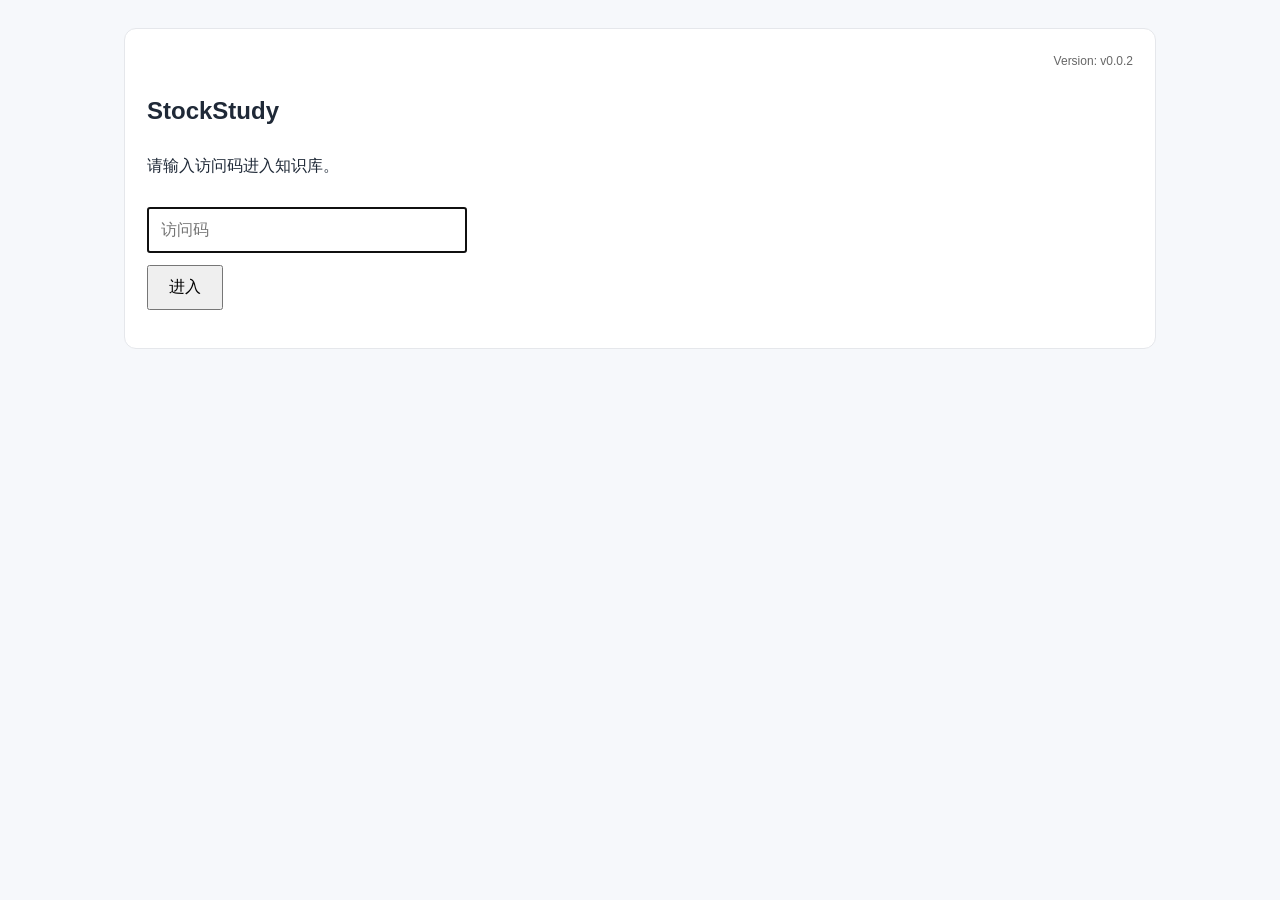
<file: index.html>
<!DOCTYPE html>
<html lang="zh-CN">
<head>
  <meta charset="UTF-8">
  <meta name="viewport" content="width=device-width, initial-scale=1.0">
  <title>StockStudy</title>
  <link rel="stylesheet" href="assets/style.css">
</head>
<body>
  <main>
    <section class="card">
      <div style="text-align:right;font-size:12px;color:#666;">Version: v0.0.2</div>
      <h1>StockStudy</h1>
      <p>请输入访问码进入知识库。</p>
      <input id="codeInput" type="text" inputmode="numeric" placeholder="访问码" style="box-sizing:border-box;width:100%;max-width:320px;padding:12px;margin:12px 0;font-size:16px;">
      <br>
      <button id="enterButton" style="padding:10px 20px;font-size:16px;">进入</button>
      <p id="codeMessage" style="color:#b00020;"></p>
    </section>
  </main>
  <script src="assets/script/login.js"></script>
</body>
</html>
</file>
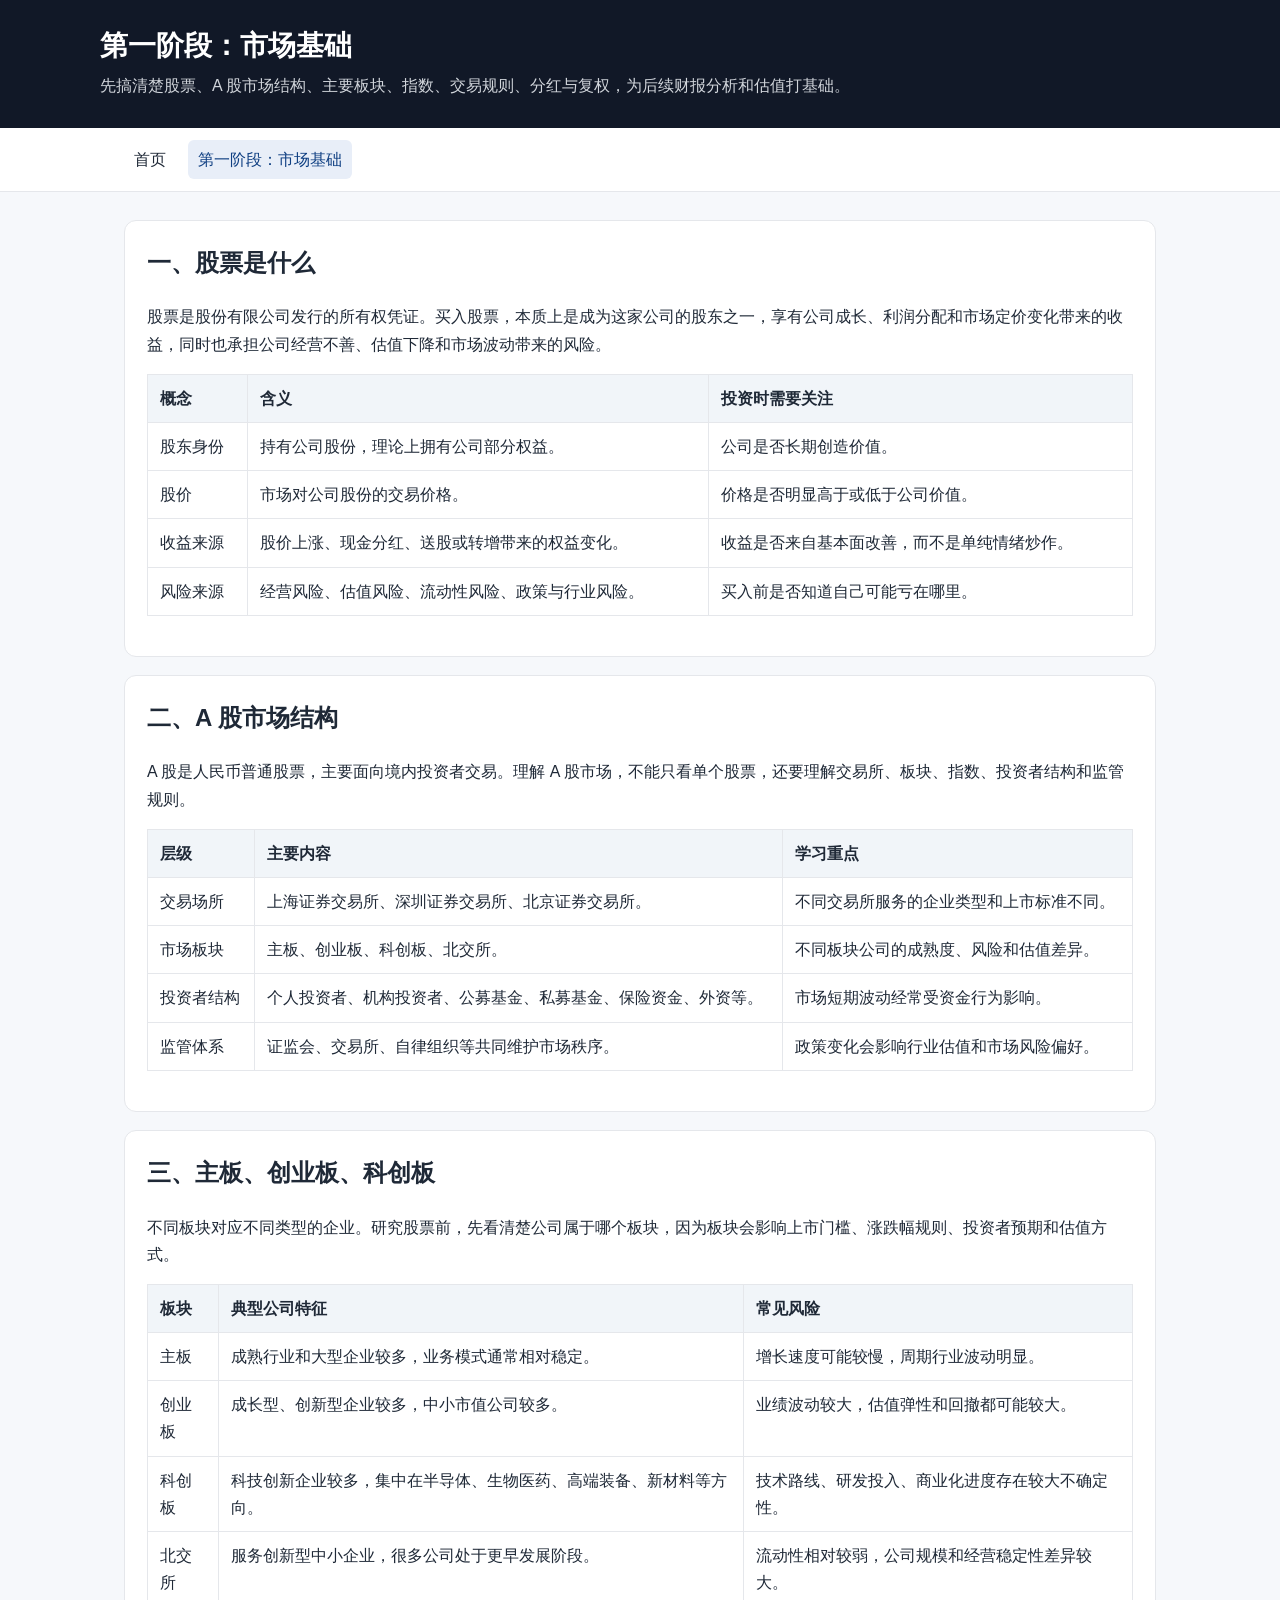
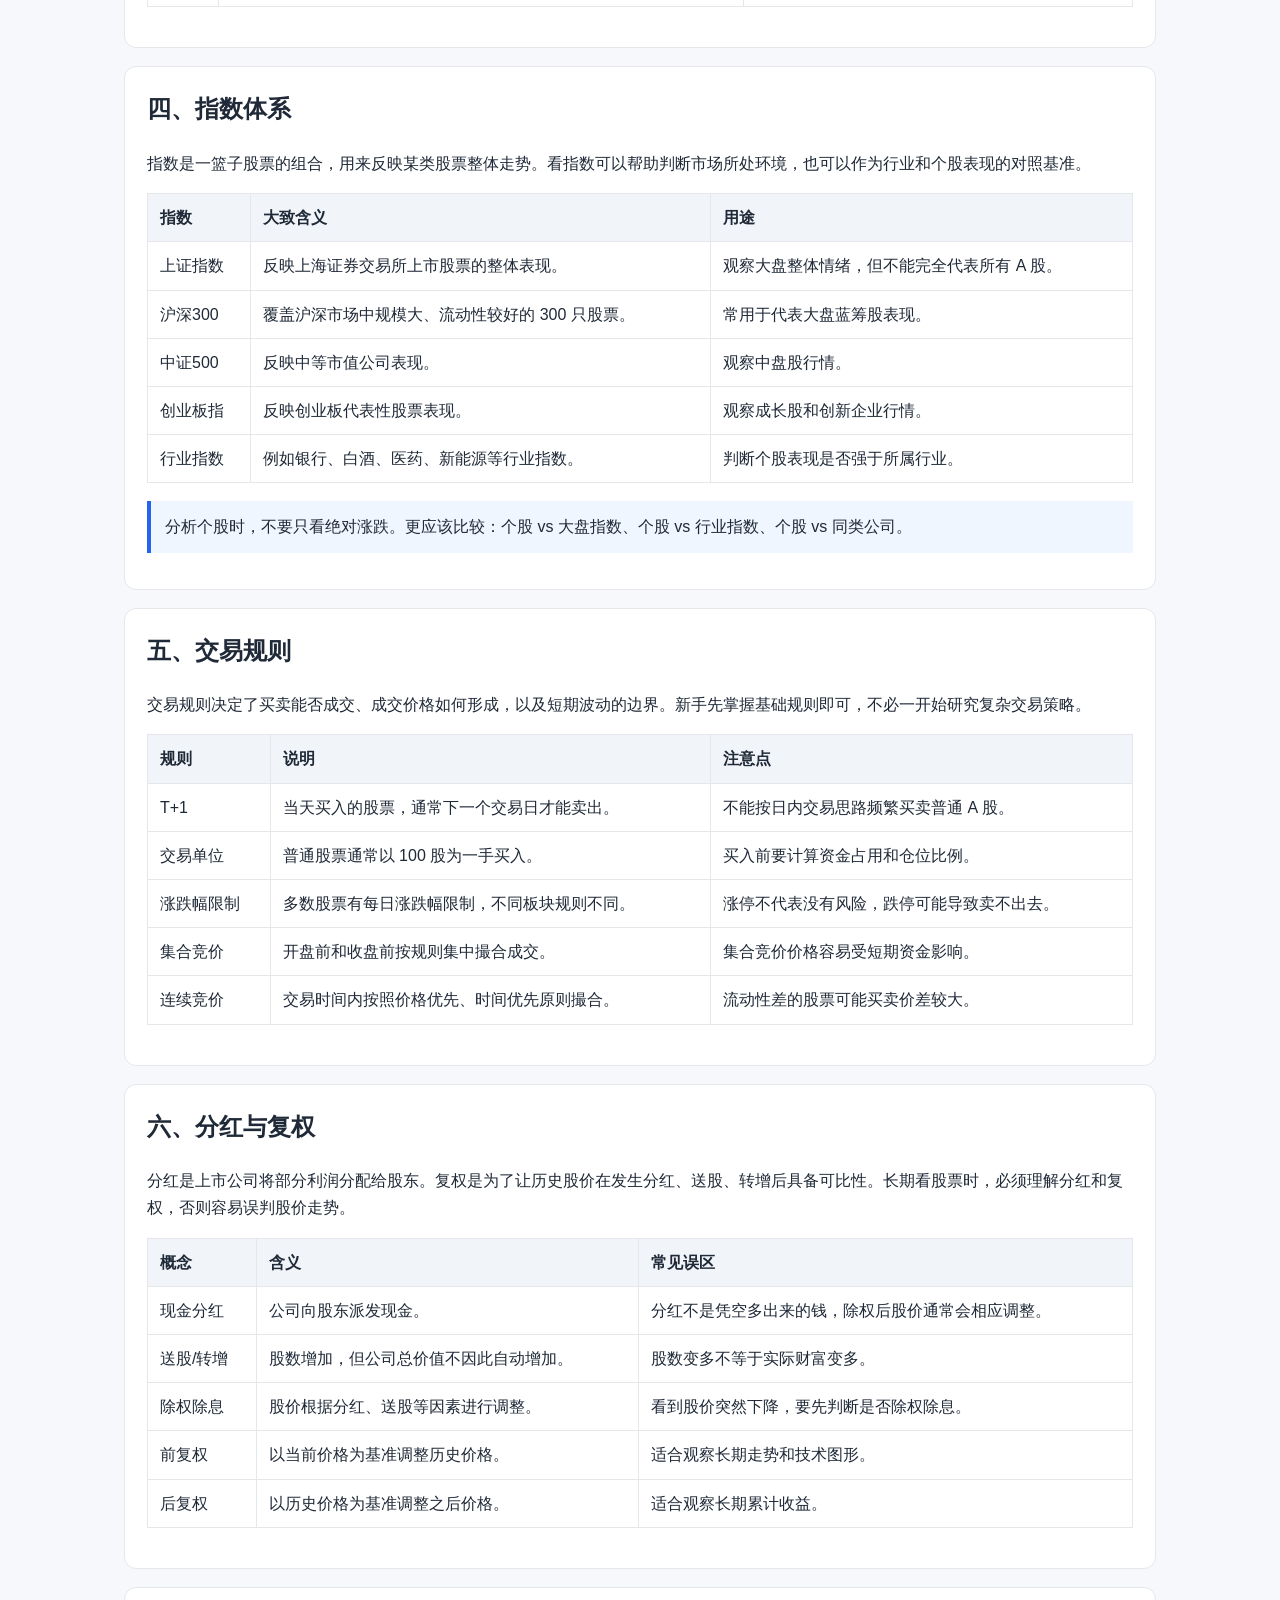
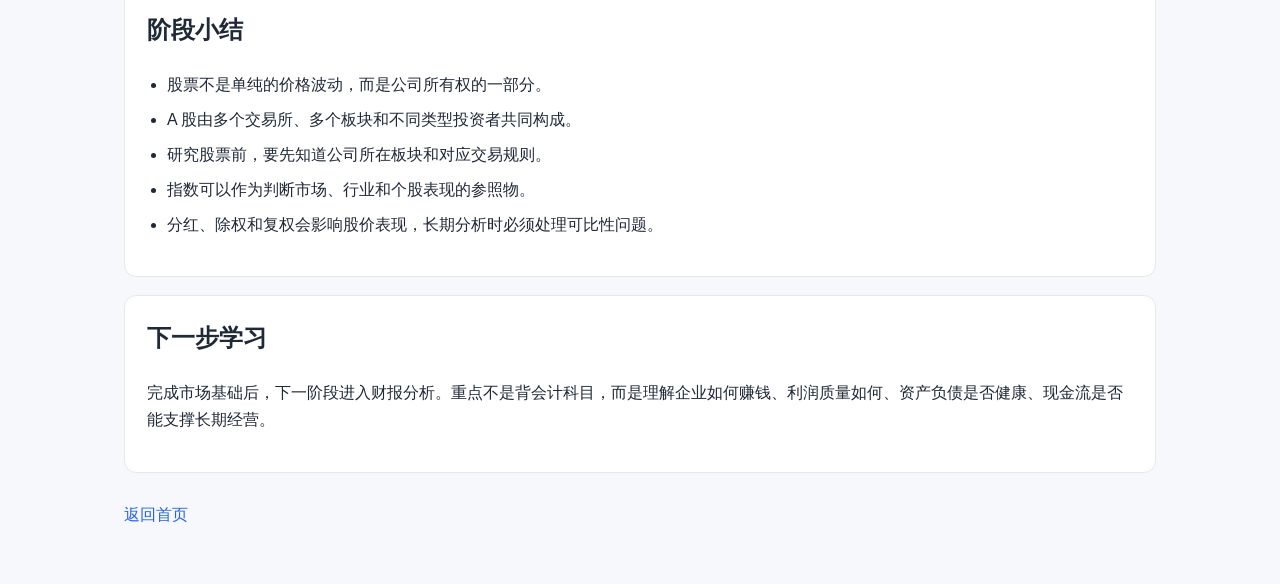
<file: pages/01-market.html>
<!DOCTYPE html>
<html lang="zh-CN">
<head>
  <meta charset="UTF-8">
  <meta name="viewport" content="width=device-width, initial-scale=1.0">
  <title>第一阶段：市场基础 - StockStudy</title>
  <link rel="stylesheet" href="../assets/style.css">
</head>
<body>
  <header class="site-header">
    <h1>第一阶段：市场基础</h1>
    <p>先搞清楚股票、A 股市场结构、主要板块、指数、交易规则、分红与复权，为后续财报分析和估值打基础。</p>
  </header>

  <nav class="site-nav">
    <div class="site-nav-inner">
      <a href="home.html">首页</a>
      <a class="active" href="01-market.html">第一阶段：市场基础</a>
    </div>
  </nav>

  <main>
    <section class="card">
      <h2>一、股票是什么</h2>
      <p>股票是股份有限公司发行的所有权凭证。买入股票，本质上是成为这家公司的股东之一，享有公司成长、利润分配和市场定价变化带来的收益，同时也承担公司经营不善、估值下降和市场波动带来的风险。</p>
      <table>
        <thead>
          <tr>
            <th>概念</th>
            <th>含义</th>
            <th>投资时需要关注</th>
          </tr>
        </thead>
        <tbody>
          <tr>
            <td>股东身份</td>
            <td>持有公司股份，理论上拥有公司部分权益。</td>
            <td>公司是否长期创造价值。</td>
          </tr>
          <tr>
            <td>股价</td>
            <td>市场对公司股份的交易价格。</td>
            <td>价格是否明显高于或低于公司价值。</td>
          </tr>
          <tr>
            <td>收益来源</td>
            <td>股价上涨、现金分红、送股或转增带来的权益变化。</td>
            <td>收益是否来自基本面改善，而不是单纯情绪炒作。</td>
          </tr>
          <tr>
            <td>风险来源</td>
            <td>经营风险、估值风险、流动性风险、政策与行业风险。</td>
            <td>买入前是否知道自己可能亏在哪里。</td>
          </tr>
        </tbody>
      </table>
    </section>

    <section class="card">
      <h2>二、A 股市场结构</h2>
      <p>A 股是人民币普通股票，主要面向境内投资者交易。理解 A 股市场，不能只看单个股票，还要理解交易所、板块、指数、投资者结构和监管规则。</p>
      <table>
        <thead>
          <tr>
            <th>层级</th>
            <th>主要内容</th>
            <th>学习重点</th>
          </tr>
        </thead>
        <tbody>
          <tr>
            <td>交易场所</td>
            <td>上海证券交易所、深圳证券交易所、北京证券交易所。</td>
            <td>不同交易所服务的企业类型和上市标准不同。</td>
          </tr>
          <tr>
            <td>市场板块</td>
            <td>主板、创业板、科创板、北交所。</td>
            <td>不同板块公司的成熟度、风险和估值差异。</td>
          </tr>
          <tr>
            <td>投资者结构</td>
            <td>个人投资者、机构投资者、公募基金、私募基金、保险资金、外资等。</td>
            <td>市场短期波动经常受资金行为影响。</td>
          </tr>
          <tr>
            <td>监管体系</td>
            <td>证监会、交易所、自律组织等共同维护市场秩序。</td>
            <td>政策变化会影响行业估值和市场风险偏好。</td>
          </tr>
        </tbody>
      </table>
    </section>

    <section class="card">
      <h2>三、主板、创业板、科创板</h2>
      <p>不同板块对应不同类型的企业。研究股票前，先看清楚公司属于哪个板块，因为板块会影响上市门槛、涨跌幅规则、投资者预期和估值方式。</p>
      <table>
        <thead>
          <tr>
            <th>板块</th>
            <th>典型公司特征</th>
            <th>常见风险</th>
          </tr>
        </thead>
        <tbody>
          <tr>
            <td>主板</td>
            <td>成熟行业和大型企业较多，业务模式通常相对稳定。</td>
            <td>增长速度可能较慢，周期行业波动明显。</td>
          </tr>
          <tr>
            <td>创业板</td>
            <td>成长型、创新型企业较多，中小市值公司较多。</td>
            <td>业绩波动较大，估值弹性和回撤都可能较大。</td>
          </tr>
          <tr>
            <td>科创板</td>
            <td>科技创新企业较多，集中在半导体、生物医药、高端装备、新材料等方向。</td>
            <td>技术路线、研发投入、商业化进度存在较大不确定性。</td>
          </tr>
          <tr>
            <td>北交所</td>
            <td>服务创新型中小企业，很多公司处于更早发展阶段。</td>
            <td>流动性相对较弱，公司规模和经营稳定性差异较大。</td>
          </tr>
        </tbody>
      </table>
    </section>

    <section class="card">
      <h2>四、指数体系</h2>
      <p>指数是一篮子股票的组合，用来反映某类股票整体走势。看指数可以帮助判断市场所处环境，也可以作为行业和个股表现的对照基准。</p>
      <table>
        <thead>
          <tr>
            <th>指数</th>
            <th>大致含义</th>
            <th>用途</th>
          </tr>
        </thead>
        <tbody>
          <tr>
            <td>上证指数</td>
            <td>反映上海证券交易所上市股票的整体表现。</td>
            <td>观察大盘整体情绪，但不能完全代表所有 A 股。</td>
          </tr>
          <tr>
            <td>沪深300</td>
            <td>覆盖沪深市场中规模大、流动性较好的 300 只股票。</td>
            <td>常用于代表大盘蓝筹股表现。</td>
          </tr>
          <tr>
            <td>中证500</td>
            <td>反映中等市值公司表现。</td>
            <td>观察中盘股行情。</td>
          </tr>
          <tr>
            <td>创业板指</td>
            <td>反映创业板代表性股票表现。</td>
            <td>观察成长股和创新企业行情。</td>
          </tr>
          <tr>
            <td>行业指数</td>
            <td>例如银行、白酒、医药、新能源等行业指数。</td>
            <td>判断个股表现是否强于所属行业。</td>
          </tr>
        </tbody>
      </table>
      <div class="note">分析个股时，不要只看绝对涨跌。更应该比较：个股 vs 大盘指数、个股 vs 行业指数、个股 vs 同类公司。</div>
    </section>

    <section class="card">
      <h2>五、交易规则</h2>
      <p>交易规则决定了买卖能否成交、成交价格如何形成，以及短期波动的边界。新手先掌握基础规则即可，不必一开始研究复杂交易策略。</p>
      <table>
        <thead>
          <tr>
            <th>规则</th>
            <th>说明</th>
            <th>注意点</th>
          </tr>
        </thead>
        <tbody>
          <tr>
            <td>T+1</td>
            <td>当天买入的股票，通常下一个交易日才能卖出。</td>
            <td>不能按日内交易思路频繁买卖普通 A 股。</td>
          </tr>
          <tr>
            <td>交易单位</td>
            <td>普通股票通常以 100 股为一手买入。</td>
            <td>买入前要计算资金占用和仓位比例。</td>
          </tr>
          <tr>
            <td>涨跌幅限制</td>
            <td>多数股票有每日涨跌幅限制，不同板块规则不同。</td>
            <td>涨停不代表没有风险，跌停可能导致卖不出去。</td>
          </tr>
          <tr>
            <td>集合竞价</td>
            <td>开盘前和收盘前按规则集中撮合成交。</td>
            <td>集合竞价价格容易受短期资金影响。</td>
          </tr>
          <tr>
            <td>连续竞价</td>
            <td>交易时间内按照价格优先、时间优先原则撮合。</td>
            <td>流动性差的股票可能买卖价差较大。</td>
          </tr>
        </tbody>
      </table>
    </section>

    <section class="card">
      <h2>六、分红与复权</h2>
      <p>分红是上市公司将部分利润分配给股东。复权是为了让历史股价在发生分红、送股、转增后具备可比性。长期看股票时，必须理解分红和复权，否则容易误判股价走势。</p>
      <table>
        <thead>
          <tr>
            <th>概念</th>
            <th>含义</th>
            <th>常见误区</th>
          </tr>
        </thead>
        <tbody>
          <tr>
            <td>现金分红</td>
            <td>公司向股东派发现金。</td>
            <td>分红不是凭空多出来的钱，除权后股价通常会相应调整。</td>
          </tr>
          <tr>
            <td>送股/转增</td>
            <td>股数增加，但公司总价值不因此自动增加。</td>
            <td>股数变多不等于实际财富变多。</td>
          </tr>
          <tr>
            <td>除权除息</td>
            <td>股价根据分红、送股等因素进行调整。</td>
            <td>看到股价突然下降，要先判断是否除权除息。</td>
          </tr>
          <tr>
            <td>前复权</td>
            <td>以当前价格为基准调整历史价格。</td>
            <td>适合观察长期走势和技术图形。</td>
          </tr>
          <tr>
            <td>后复权</td>
            <td>以历史价格为基准调整之后价格。</td>
            <td>适合观察长期累计收益。</td>
          </tr>
        </tbody>
      </table>
    </section>

    <section class="card">
      <h2>阶段小结</h2>
      <ul class="stage-list">
        <li>股票不是单纯的价格波动，而是公司所有权的一部分。</li>
        <li>A 股由多个交易所、多个板块和不同类型投资者共同构成。</li>
        <li>研究股票前，要先知道公司所在板块和对应交易规则。</li>
        <li>指数可以作为判断市场、行业和个股表现的参照物。</li>
        <li>分红、除权和复权会影响股价表现，长期分析时必须处理可比性问题。</li>
      </ul>
    </section>

    <section class="card">
      <h2>下一步学习</h2>
      <p>完成市场基础后，下一阶段进入财报分析。重点不是背会计科目，而是理解企业如何赚钱、利润质量如何、资产负债是否健康、现金流是否能支撑长期经营。</p>
    </section>

    <div class="footer-link">
      <a href="home.html">返回首页</a>
    </div>
  </main>
</body>
</html>
</file>
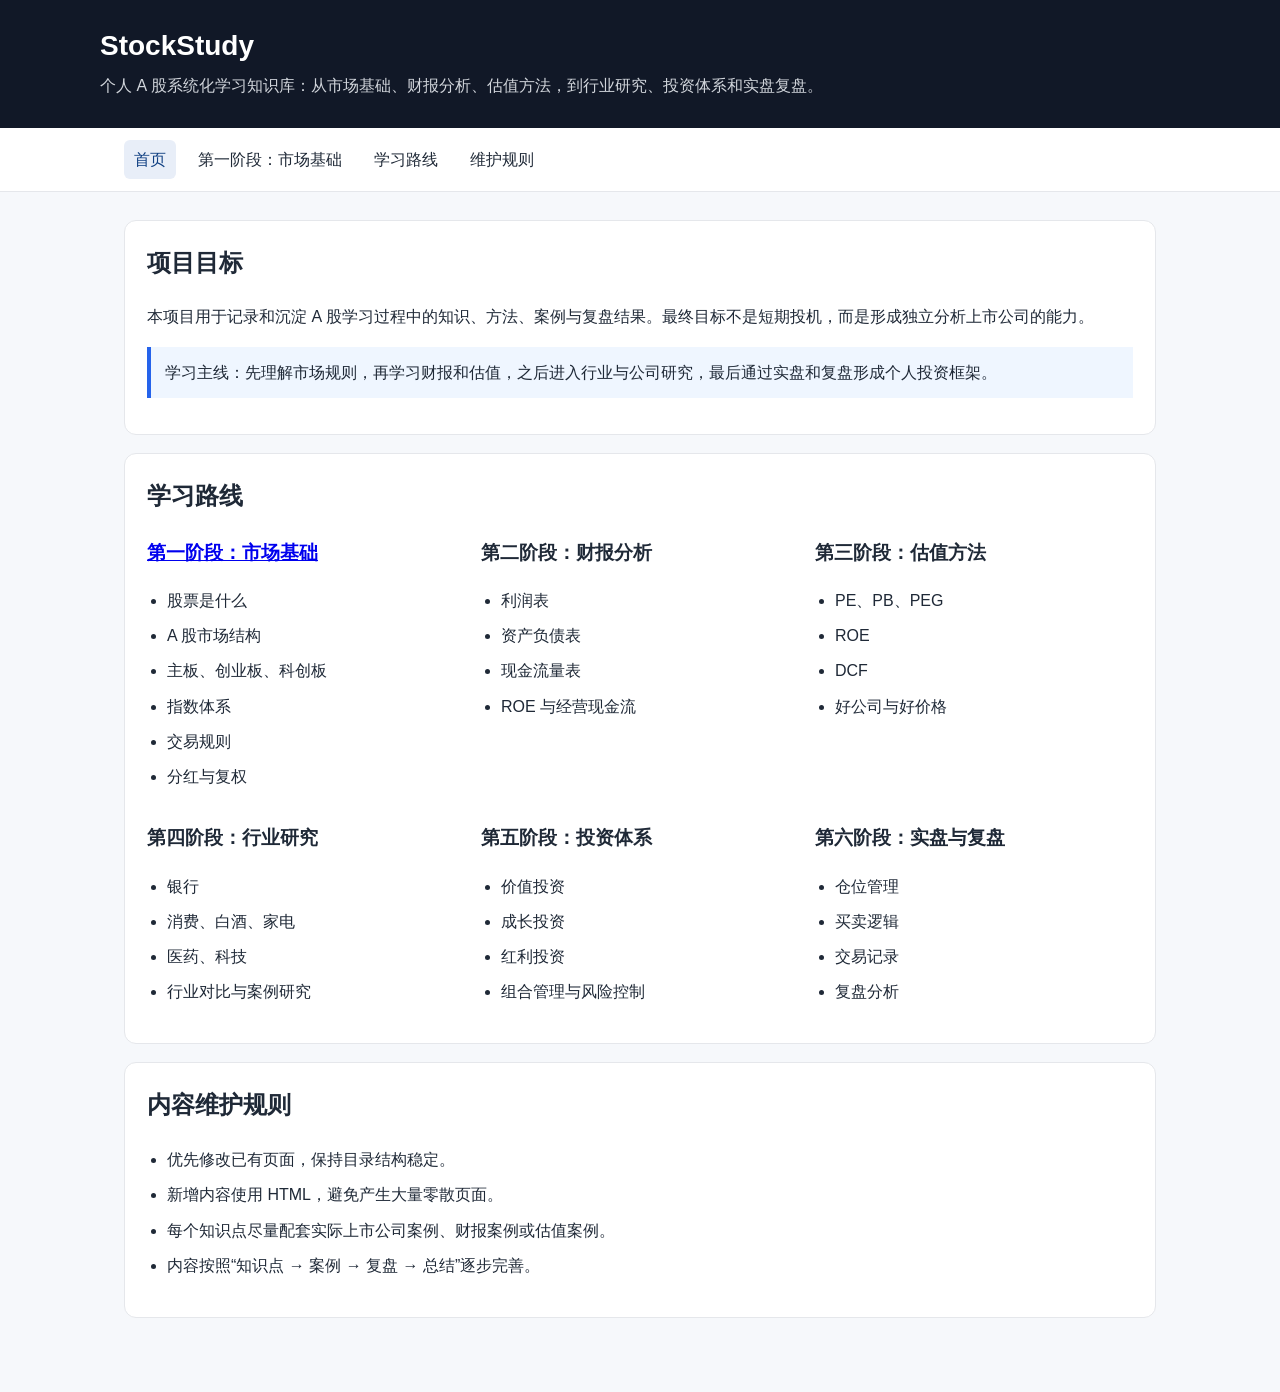
<file: pages/home.html>
<!DOCTYPE html>
<html lang="zh-CN">
<head>
  <meta charset="UTF-8">
  <meta name="viewport" content="width=device-width, initial-scale=1.0">
  <title>StockStudy - A股系统化学习知识库</title>
  <link rel="stylesheet" href="../assets/style.css">
</head>
<body>
  <header class="site-header">
    <h1>StockStudy</h1>
    <p>个人 A 股系统化学习知识库：从市场基础、财报分析、估值方法，到行业研究、投资体系和实盘复盘。</p>
  </header>

  <nav class="site-nav">
    <div class="site-nav-inner">
      <a class="active" href="home.html">首页</a>
      <a href="01-market.html">第一阶段：市场基础</a>
      <a href="#roadmap">学习路线</a>
      <a href="#rules">维护规则</a>
    </div>
  </nav>

  <main>
    <section class="card">
      <h2>项目目标</h2>
      <p>本项目用于记录和沉淀 A 股学习过程中的知识、方法、案例与复盘结果。最终目标不是短期投机，而是形成独立分析上市公司的能力。</p>
      <div class="note">学习主线：先理解市场规则，再学习财报和估值，之后进入行业与公司研究，最后通过实盘和复盘形成个人投资框架。</div>
    </section>

    <section id="roadmap" class="card">
      <h2>学习路线</h2>
      <div class="grid">
        <article>
          <h3><a href="01-market.html">第一阶段：市场基础</a></h3>
          <ul class="stage-list">
            <li>股票是什么</li>
            <li>A 股市场结构</li>
            <li>主板、创业板、科创板</li>
            <li>指数体系</li>
            <li>交易规则</li>
            <li>分红与复权</li>
          </ul>
        </article>
        <article>
          <h3>第二阶段：财报分析</h3>
          <ul class="stage-list">
            <li>利润表</li>
            <li>资产负债表</li>
            <li>现金流量表</li>
            <li>ROE 与经营现金流</li>
          </ul>
        </article>
        <article>
          <h3>第三阶段：估值方法</h3>
          <ul class="stage-list">
            <li>PE、PB、PEG</li>
            <li>ROE</li>
            <li>DCF</li>
            <li>好公司与好价格</li>
          </ul>
        </article>
        <article>
          <h3>第四阶段：行业研究</h3>
          <ul class="stage-list">
            <li>银行</li>
            <li>消费、白酒、家电</li>
            <li>医药、科技</li>
            <li>行业对比与案例研究</li>
          </ul>
        </article>
        <article>
          <h3>第五阶段：投资体系</h3>
          <ul class="stage-list">
            <li>价值投资</li>
            <li>成长投资</li>
            <li>红利投资</li>
            <li>组合管理与风险控制</li>
          </ul>
        </article>
        <article>
          <h3>第六阶段：实盘与复盘</h3>
          <ul class="stage-list">
            <li>仓位管理</li>
            <li>买卖逻辑</li>
            <li>交易记录</li>
            <li>复盘分析</li>
          </ul>
        </article>
      </div>
    </section>

    <section id="rules" class="card">
      <h2>内容维护规则</h2>
      <ul class="stage-list">
        <li>优先修改已有页面，保持目录结构稳定。</li>
        <li>新增内容使用 HTML，避免产生大量零散页面。</li>
        <li>每个知识点尽量配套实际上市公司案例、财报案例或估值案例。</li>
        <li>内容按照“知识点 → 案例 → 复盘 → 总结”逐步完善。</li>
      </ul>
    </section>
  </main>
</body>
</html>
</file>
<file: assets/style.css>
* {
  box-sizing: border-box;
}

body {
  margin: 0;
  font-family: -apple-system, BlinkMacSystemFont, "Segoe UI", "Microsoft YaHei", Arial, sans-serif;
  color: #1f2937;
  background: #f6f8fb;
  line-height: 1.7;
}

.site-header {
  background: #111827;
  color: #ffffff;
  padding: 28px 24px;
}

.site-header h1 {
  max-width: 1080px;
  margin: 0 auto 8px;
  font-size: 28px;
  line-height: 1.3;
}

.site-header p {
  max-width: 1080px;
  margin: 0 auto;
  color: #d1d5db;
}

.site-nav {
  background: #ffffff;
  border-bottom: 1px solid #e5e7eb;
}

.site-nav-inner {
  max-width: 1080px;
  margin: 0 auto;
  padding: 12px 24px;
  display: flex;
  flex-wrap: wrap;
  gap: 12px;
}

.site-nav a {
  color: #1f2937;
  text-decoration: none;
  padding: 6px 10px;
  border-radius: 6px;
}

.site-nav a:hover,
.site-nav a.active {
  background: #e8eef8;
  color: #0f3f82;
}

main {
  max-width: 1080px;
  margin: 0 auto;
  padding: 28px 24px 56px;
}

.card {
  background: #ffffff;
  border: 1px solid #e5e7eb;
  border-radius: 12px;
  padding: 22px;
  margin-bottom: 18px;
}

.card h2,
.card h3 {
  margin-top: 0;
}

.grid {
  display: grid;
  grid-template-columns: repeat(auto-fit, minmax(240px, 1fr));
  gap: 16px;
}

.stage-list {
  padding-left: 20px;
}

.stage-list li {
  margin: 8px 0;
}

table {
  width: 100%;
  border-collapse: collapse;
  margin: 12px 0 18px;
  background: #ffffff;
}

th,
td {
  border: 1px solid #e5e7eb;
  padding: 10px 12px;
  text-align: left;
  vertical-align: top;
}

th {
  background: #f1f5f9;
  font-weight: 600;
}

.note {
  border-left: 4px solid #2563eb;
  background: #eff6ff;
  padding: 12px 14px;
  margin: 14px 0;
}

.footer-link {
  margin-top: 28px;
}

.footer-link a {
  color: #2563eb;
  text-decoration: none;
}

.footer-link a:hover {
  text-decoration: underline;
}
</file>
